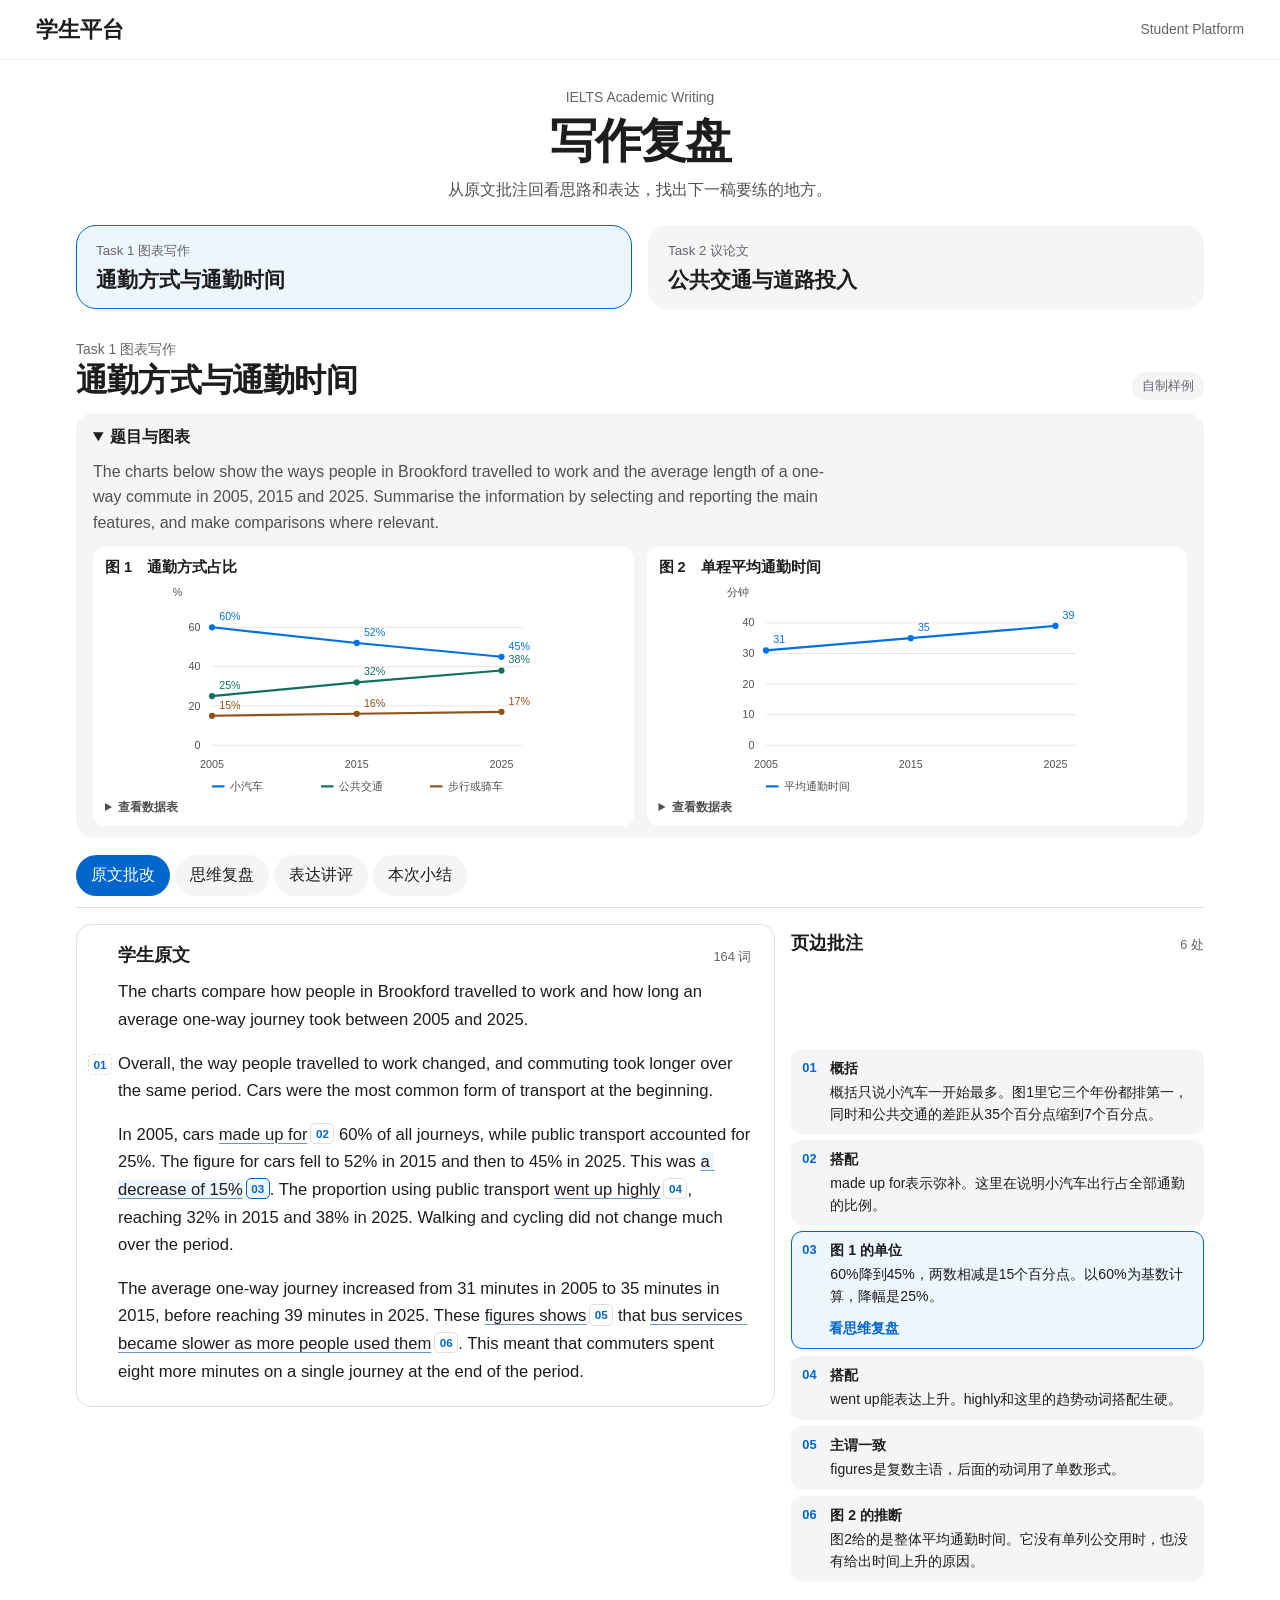
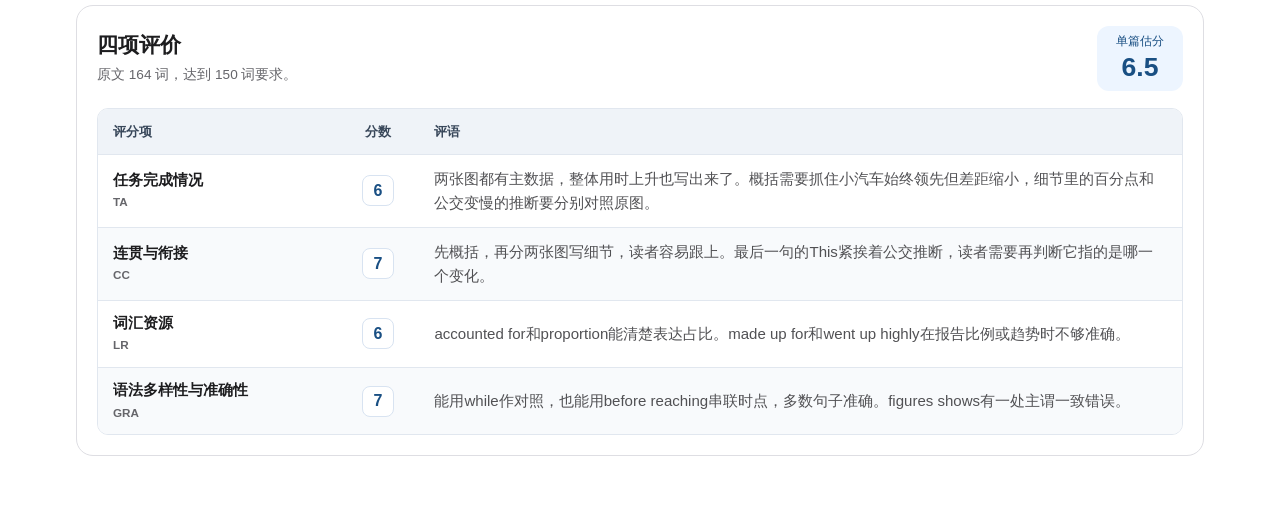
<file: writing-review.html>
<!doctype html>
<html lang="zh-CN">
<head>
  <meta charset="utf-8">
  <meta name="viewport" content="width=device-width, initial-scale=1">
  <title>学生平台写作复盘</title>
  <link rel="stylesheet" href="writing-review.css?v=assessment-3">
  <script src="writing-samples.js?v=assessment-3" defer></script>
  <script src="writing-review.js?v=assessment-3" defer></script>
</head>
<body>
  <header class="site-header">
    <div><a href="index.html">学生平台</a><span>Student Platform</span></div>
  </header>
  <main class="page">
    <section class="hero">
      <p class="kicker">IELTS Academic Writing</p>
      <h1>写作复盘</h1>
      <p>从原文批注回看思路和表达，找出下一稿要练的地方。</p>
    </section>
    <nav class="sample-list" aria-label="写作复盘样例">
      <button type="button" data-sample="task1" aria-pressed="true"><span>Task 1 图表写作</span><strong>通勤方式与通勤时间</strong></button>
      <button type="button" data-sample="task2" aria-pressed="false"><span>Task 2 议论文</span><strong>公共交通与道路投入</strong></button>
    </nav>
    <article class="review" aria-labelledby="task-title">
      <header class="task-header">
        <div><p class="kicker" id="task-label"></p><h2 id="task-title"></h2></div>
        <span class="sample-tag">自制样例</span>
      </header>
      <details id="task-material" class="material" open>
        <summary id="material-title">题目与图表</summary>
        <div id="task-prompt" lang="en"></div>
        <div id="task-figures" class="figures"></div>
      </details>
      <div class="view-tabs" role="tablist" aria-label="复盘内容">
        <button type="button" id="tab-source" role="tab" data-view="source" aria-selected="true" aria-controls="panel-source">原文批改</button>
        <button type="button" id="tab-thought" role="tab" data-view="thought" aria-selected="false" aria-controls="panel-thought" tabindex="-1">思维复盘</button>
        <button type="button" id="tab-language" role="tab" data-view="language" aria-selected="false" aria-controls="panel-language" tabindex="-1">表达讲评</button>
        <button type="button" id="tab-summary" role="tab" data-view="summary" aria-selected="false" aria-controls="panel-summary" tabindex="-1">本次小结</button>
      </div>
      <section id="panel-source" role="tabpanel" aria-labelledby="tab-source"></section>
      <section id="panel-thought" role="tabpanel" aria-labelledby="tab-thought" hidden></section>
      <section id="panel-language" role="tabpanel" aria-labelledby="tab-language" hidden></section>
      <section id="panel-summary" role="tabpanel" aria-labelledby="tab-summary" hidden></section>
      <p id="review-status" class="sr-only" aria-live="polite"></p>
      <noscript>请启用 JavaScript 以查看样稿和批注。</noscript>
    </article>
  </main>
</body>
</html>
</file>
<file: writing-review.css>
:root {
  --ink: #1d1d1f;
  --muted: #515154;
  --secondary: #65656a;
  --line: #dedee3;
  --surface: #f5f5f7;
  --blue: #0066cc;
  --light-blue: #edf5ff;
  --warm: #784715;
  --light-warm: #fff6e9;
  font: 16px/1.6 -apple-system, BlinkMacSystemFont, Arial, "PingFang SC", "HarmonyOS Sans SC", "Microsoft YaHei", sans-serif;
  color: var(--ink);
  background: #fff;
}
* { box-sizing: border-box; }
body, h1, h2, h3, h4, p, figure, dl, dd { margin: 0; }
[hidden] { display: none !important; }
button { font: inherit; color: inherit; cursor: pointer; }
a { color: var(--blue); }
button:focus-visible, a:focus-visible, summary:focus-visible { outline: 2px solid var(--blue); outline-offset: 3px; }
.site-header { border-bottom: 1px solid #ededf0; }
.site-header div { max-width: 1260px; min-height: 59px; margin: auto; padding: 8px 26px; display: flex; justify-content: space-between; align-items: center; gap: 12px; }
.site-header a { color: var(--ink); font-size: 22px; font-weight: 730; text-decoration: none; }
.site-header span, .kicker { color: var(--secondary); font-size: .87rem; }
.page { max-width: 1180px; margin: auto; padding: 26px 26px 56px; }
.hero { text-align: center; margin-bottom: 23px; }
.hero h1 { font-size: clamp(32px, 5vw, 47px); letter-spacing: -.045em; line-height: 1.2; margin: 5px 0 7px; }
.hero p:last-child { color: var(--muted); }
.sample-list { display: grid; grid-template-columns: repeat(2, minmax(0, 1fr)); gap: 16px; margin-bottom: 29px; }
.sample-list button { text-align: left; background: var(--surface); border: 1px solid transparent; border-radius: 20px; padding: 14px 19px; }
.sample-list button[aria-pressed="true"] { background: var(--light-blue); border-color: var(--blue); }
.sample-list span, .sample-list strong { display: block; }
.sample-list span { font-size: .83rem; color: var(--secondary); }
.sample-list strong { font-size: clamp(16px, 2.3vw, 21px); line-height: 1.4; margin-top: 3px; }
.task-header { display: flex; justify-content: space-between; align-items: end; gap: 10px; margin-bottom: 13px; }
h2 { font-size: clamp(23px, 3vw, 32px); letter-spacing: -.025em; line-height: 1.25; }
h3 { font-size: 1.15rem; line-height: 1.35; }
.sample-tag { flex: none; color: var(--secondary); font-size: .8rem; background: var(--surface); border-radius: 20px; padding: 4px 10px; }
.material { background: var(--surface); border-radius: 17px; padding: 11px 17px; margin-bottom: 18px; }
.material summary, .outline summary, .figure-values summary { cursor: pointer; font-weight: 650; }
#task-prompt { margin: 9px 0 4px; max-width: 83ch; color: var(--muted); }
.figures { display: grid; grid-template-columns: repeat(2, minmax(0, 1fr)); gap: 13px; margin-top: 11px; }
.figures:empty { display: none; }
.figures figure { min-width: 0; background: #fff; border-radius: 12px; padding: 9px 12px 8px; }
figcaption { font-size: .91rem; font-weight: 650; }
.question-chart { display: block; width: auto; max-width: 100%; height: auto; max-height: 219px; margin-inline: auto; }
.figure-values { font-size: .77rem; color: var(--muted); }
.figure-values table { width: 100%; border-collapse: collapse; text-align: right; margin: 4px 0; }
.figure-values td, .figure-values th { border-top: 1px solid var(--line); padding: 3px; }
.figure-values th:first-child { text-align: left; }
.view-tabs { display: flex; flex-wrap: wrap; gap: 5px; padding-bottom: 11px; margin-bottom: 16px; border-bottom: 1px solid var(--line); }
.view-tabs button { min-height: 41px; padding: 5px 15px; border: 0; border-radius: 22px; background: var(--surface); }
.view-tabs button[aria-selected="true"] { color: #fff; background: var(--blue); }
.reading { display: grid; grid-template-columns: minmax(0, 62%) minmax(0, 1fr); gap: 16px; align-items: start; }
.paper { background: #fff; border: 1px solid var(--line); border-radius: 15px; padding: 18px 23px 21px 41px; }
.paper-top, .margin-top { display: flex; justify-content: space-between; gap: 5px; align-items: baseline; margin-bottom: 11px; }
.paper-top span, .margin-top span { color: var(--secondary); font-size: .8rem; }
.margin-top { padding-top: 7px; }
.paragraph { position: relative; font-size: 1.04rem; line-height: 1.66; white-space: pre-wrap; overflow-wrap: anywhere; scroll-margin-top: 14px; }
.paragraph + .paragraph { margin-top: 16px; }
.phrase { text-decoration: underline; text-decoration-color: #6598c9; text-underline-offset: .19em; }
.phrase.is-selected, .paragraph.is-selected { background: var(--light-blue); }
.pin { display: inline-block; vertical-align: .18em; margin-left: 3px; padding: 0 4px; min-width: 24px; border: 1px solid var(--line); border-radius: 5px; background: #fff; color: var(--blue); font-size: .73rem; font-weight: 700; }
.pin[aria-pressed="true"] { border-color: var(--blue); background: var(--light-blue); }
.paragraph-pin { position: absolute; left: -33px; top: 4px; border-style: dashed; }
.notes { display: grid; position: relative; gap: 7px; }
.margin-note { min-width: 0; background: var(--surface); border: 1px solid transparent; border-radius: 11px; scroll-margin-top: 14px; }
.margin-note.is-selected { border-color: var(--blue); background: var(--light-blue); }
.note-body { width: 100%; display: grid; grid-template-columns: 23px minmax(0, 1fr); gap: 5px; text-align: left; border: 0; background: transparent; padding: 8px 10px; font-size: .88rem; line-height: 1.5; }
.note-body strong, .note-body span span { display: block; }
.note-body strong { margin-bottom: 3px; }
.number { color: var(--blue); font-size: .8rem; font-weight: 700; }
.margin-note:not(.is-selected) .note-more { display: none; }
.reading.aligned .margin-note { position: absolute; inset-inline: 0; top: var(--note-top); }
.text-button { border: 0; background: transparent; color: var(--blue); padding: 3px 0; text-align: left; font-size: .85rem; font-weight: 650; }
.text-button:hover { text-decoration: underline; }
.note-more { margin: 0 9px 6px 37px; }
.assessment {
  margin-top: 24px;
  padding: 20px;
  border: 1px solid var(--line);
  border-radius: 17px;
  background: #fff;
}
.assessment-title { display: flex; align-items: center; justify-content: space-between; gap: 14px; margin-bottom: 17px; }
.assessment-title h3 { font-size: 1.32rem; }
.assessment-title p { color: var(--secondary); font-size: .85rem; margin-top: 4px; }
.assessment-total {
  flex: none;
  min-width: 86px;
  padding: 6px 15px 8px;
  border-radius: 12px;
  background: var(--light-blue);
  color: #194f83;
  text-align: center;
}
.assessment-total span { display: block; font-size: .78rem; }
.assessment-total strong { display: block; font-size: 1.66rem; font-variant-numeric: tabular-nums; line-height: 1.14; }
.assessment-frame { border: 1px solid #e1e7ef; border-radius: 11px; overflow: hidden; }
.assessment-table { width: 100%; table-layout: fixed; border-collapse: collapse; text-align: left; }
.criterion-col { width: 22%; }
.score-col { width: 83px; }
.assessment-table th, .assessment-table td { padding: 12px 15px; vertical-align: middle; }
.assessment-table thead { background: #eff3f8; color: #38475a; font-size: .82rem; }
.assessment-table tbody tr { border-top: 1px solid #e1e7ef; }
.assessment-table tbody tr:nth-child(even) { background: #f8fafc; }
.criterion-name { display: block; font-size: .93rem; font-weight: 650; line-height: 1.38; }
.criterion-code { display: block; margin-top: 3px; color: var(--secondary); font-size: .73rem; font-weight: 600; }
.assessment-table .criterion-score { text-align: center; }
.criterion-score span {
  display: inline-grid;
  place-items: center;
  min-width: 32px;
  min-height: 31px;
  border: 1px solid #d8e3f1;
  border-radius: 8px;
  background: #fff;
  color: #194f83;
  font-variant-numeric: tabular-nums;
  font-weight: 700;
}
.criterion-feedback, .section-intro { color: var(--muted); }
.criterion-feedback { font-size: .94rem; overflow-wrap: anywhere; }
.section-intro { margin: 4px 0 14px; }
.outline, .lesson, .summary-box { background: var(--surface); border-radius: 16px; padding: 14px 16px; margin-bottom: 13px; }
.outline ul { list-style: none; margin: 9px 0 0; padding: 0; }
.outline li + li { margin-top: 5px; }
.mindmap-heading { display: flex; align-items: start; justify-content: space-between; gap: 12px; margin: 4px 0 15px; }
.mindmap-heading h3 { font-size: 1.36rem; }
.mindmap-heading p { margin-top: 4px; color: var(--muted); font-size: .91rem; }
.map-total { flex: none; color: #6a4019; background: #fbefe0; border-radius: 24px; padding: 5px 11px; font-size: .82rem; }
.mindmap-layout { display: grid; grid-template-columns: minmax(0, 1.96fr) minmax(0, 1fr); align-items: start; gap: 16px; }
.mind-board {
  isolation: isolate;
  position: relative;
  display: grid;
  grid-template-columns: minmax(118px, .83fr) minmax(0, 2.9fr);
  align-items: center;
  gap: 25px;
  padding: 20px;
  border: 1px solid #dbe5f0;
  border-radius: 19px;
  background: radial-gradient(circle at 1px 1px, #dce7f2 1px, transparent 1.2px) 0 0 / 15px 15px, #f6f9fd;
}
.map-wires { position: absolute; inset: 0; width: 100%; height: 100%; pointer-events: none; }
.map-wires path { fill: none; stroke: #98afc7; stroke-width: 1.5; }
.map-wires path.wire-gap { stroke: #bb8959; stroke-dasharray: 4 3; }
.map-wires path.wire-active { stroke: #2365ae; stroke-width: 2.5; }
.map-root, .map-topic, .map-node { position: relative; z-index: 1; border-radius: 12px; overflow-wrap: anywhere; }
.map-root { padding: 12px 11px; background: #214c80; color: #fff; }
.map-root > span { font-size: .72rem; letter-spacing: .04em; color: #d9e7fa; }
.map-root > strong, .map-topic > strong, .map-node > strong { display: block; line-height: 1.38; }
.map-root > strong { font-size: .98rem; margin-top: 3px; }
.map-root > p { font-size: .76rem; line-height: 1.52; color: #e7effc; margin-top: 6px; }
.map-branches { display: grid; gap: 24px; min-width: 0; }
.map-branch { display: grid; grid-template-columns: minmax(102px, .91fr) minmax(0, 1.68fr); align-items: center; gap: 25px; }
.map-topic { border: 1px solid #b9cde4; background: #ebf3ff; color: #1d4776; padding: 9px 10px; }
.map-topic > span { display: block; font-size: .76rem; margin-bottom: 2px; }
.map-topic > strong { font-size: .88rem; }
.map-leaves { display: grid; gap: 8px; list-style: none; margin: 0; padding: 0; min-width: 0; }
.map-leaves.map-sequence { gap: 14px; }
.map-node { text-align: left; width: 100%; padding: 7px 10px 8px; background: #fff; border: 1px solid #c5d3e3; }
.map-node-label { display: flex; gap: 5px; align-items: center; margin-bottom: 3px; color: #455d76; font-size: .72rem; }
.map-node > strong { font-size: .9rem; }
.map-node.map-gap { background: #fff8ec; border-color: #c89665; }
.map-gap .map-node-label, .inspect-gap .map-inspector-label { color: #75461d; }
.map-node:hover { border-color: #4075ac; }
.map-node[aria-pressed="true"] { border-color: #2365ae; box-shadow: inset 0 0 0 1px #2365ae; }
.map-number { flex: none; padding: 1px 5px; border-radius: 5px; background: #f3e0c8; color: #67390e; font-size: .72rem; font-weight: 700; }
.mind-inspector { padding: 14px 15px 15px; border: 1px solid #dbe5f0; border-radius: 17px; background: #fff; scroll-margin-top: 12px; }
.mind-inspector.inspect-gap { border-top: 3px solid #b8824b; padding-top: 12px; }
.map-breadcrumb { color: var(--secondary); font-size: .76rem; margin-bottom: 5px; }
.map-inspector-label { display: flex; gap: 6px; align-items: center; color: #455d76; font-size: .79rem; margin-bottom: 3px; }
.mind-inspector h3 { font-size: 1.07rem; margin-bottom: 9px; }
.map-evidence { margin: 6px 0 0; padding: 6px 9px; border-left: 2px solid #7f9ab7; background: #f3f6fa; font-size: .85rem; }
.map-evidence > span { color: var(--secondary); font-size: .72rem; }
.map-proof { font-size: .91rem; margin-top: 9px; }
.map-coaching { margin-top: 8px; }
.map-coaching > div { border-top: 1px solid #e5eaf1; padding: 6px 0 7px; }
.map-coaching dt { font-weight: 700; font-size: .88rem; }
.map-coaching dd { color: var(--muted); font-size: .88rem; line-height: 1.6; }
.map-links { display: flex; gap: 5px 14px; flex-wrap: wrap; margin-top: 4px; }
.map-back { display: none; }
.mindmap-outline { margin-top: 14px; }
.lesson h3, .summary-box h3 { margin-bottom: 7px; }
.quote { background: #fff; border-left: 3px solid #8db2db; margin: 7px 0; padding: 6px 9px; }
.lesson p { margin-bottom: 6px; }
.lesson .example { color: #173d66; font-weight: 600; }
.summary-grid { display: grid; grid-template-columns: repeat(2, minmax(0, 1fr)); gap: 14px; }
.summary-box ul { list-style: none; margin: 0; padding: 0; }
.summary-box li + li { margin-top: 12px; }
.sr-only { position: absolute; width: 1px; height: 1px; margin: -1px; overflow: hidden; clip-path: inset(50%); white-space: nowrap; }
@media (max-width: 980px) {
  .mindmap-layout { grid-template-columns: 1fr; }
  .map-back { display: inline-block; }
}
@media (max-width: 800px) {
  .reading { grid-template-columns: 1fr; }
  .reading.aligned .notes { min-height: 0 !important; }
  .reading.aligned .margin-note { position: relative; inset: auto; }
}
@media (max-width: 650px) {
  .mind-board { grid-template-columns: 1fr; gap: 12px; padding: 13px; }
  .map-wires { display: none; }
  .map-branches { margin-left: 7px; padding-left: 13px; border-left: 1px solid #9bb5ce; gap: 14px; }
  .map-branch { grid-template-columns: 1fr; gap: 7px; }
  .map-leaves { margin-left: 9px; padding-left: 12px; border-left: 1px solid #b7c9dc; }
  .map-topic::before, .map-node::before { content: ""; position: absolute; top: 50%; right: 100%; width: 13px; border-top: 1px solid #a3b8cf; }
}
@media (max-width: 590px) {
  .page { padding: 19px 13px 38px; }
  .site-header div { padding-inline: 14px; }
  .sample-list { gap: 8px; margin-bottom: 22px; }
  .sample-list button { padding: 10px; border-radius: 13px; }
  .figures, .summary-grid { grid-template-columns: 1fr; }
  .view-tabs button { font-size: .88rem; padding-inline: 11px; }
  .paper { padding-right: 12px; }
  .assessment { padding: 12px; }
  .assessment-total { min-width: 72px; padding-inline: 9px; }
  .assessment-table th, .assessment-table td { padding: 9px 7px; }
  .criterion-col { width: 25%; }
  .score-col { width: 44px; }
  .criterion-name, .criterion-feedback { font-size: .85rem; }
  .criterion-score span { min-width: 27px; min-height: 28px; }
}
</file>
